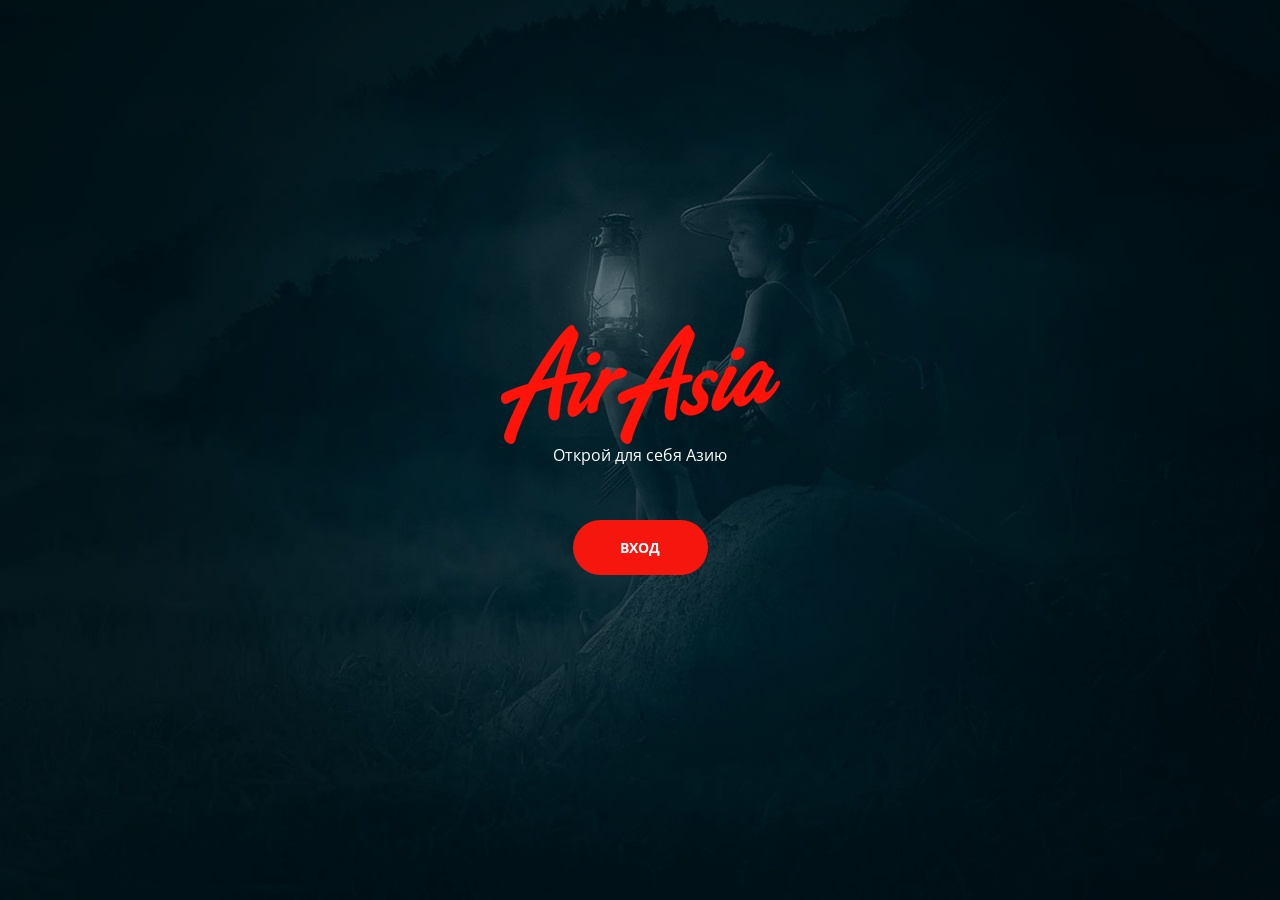
<file: index.html>
<!DOCTYPE html>
<html lang="ru">
  <head>
    <meta charset="UTF-8" />
    <meta http-equiv="X-UA-Compatible" content="IE=edge" />
    <meta name="viewport" content="width=device-width, initial-scale=1.0" />
    <link rel="icon" type="image/x-icon" href="img/logo.svg" />
    <link rel="preconnect" href="https://fonts.googleapis.com" />
    <link
      href="https://fonts.googleapis.com/css2?family=Open+Sans:wght@400;700&display=swap"
      rel="stylesheet"
    />
    <link rel="stylesheet" href="./layout/main.css" />
    <title>Air-Asia | Welcome Page</title>
  </head>
  <body>
    <div class="start">
      <div class="container__start">
        <div class="logo-title">
          <img src="./img/img-start/logo-start.png" class="start__img" alt="logo">
          <div class="start__title">Открой для себя Азию</div>
          <a href="./main.html" class="button button--red">Вход</a>
        </div>
      </div> 
    </div>
  </body>
</html>
</file>
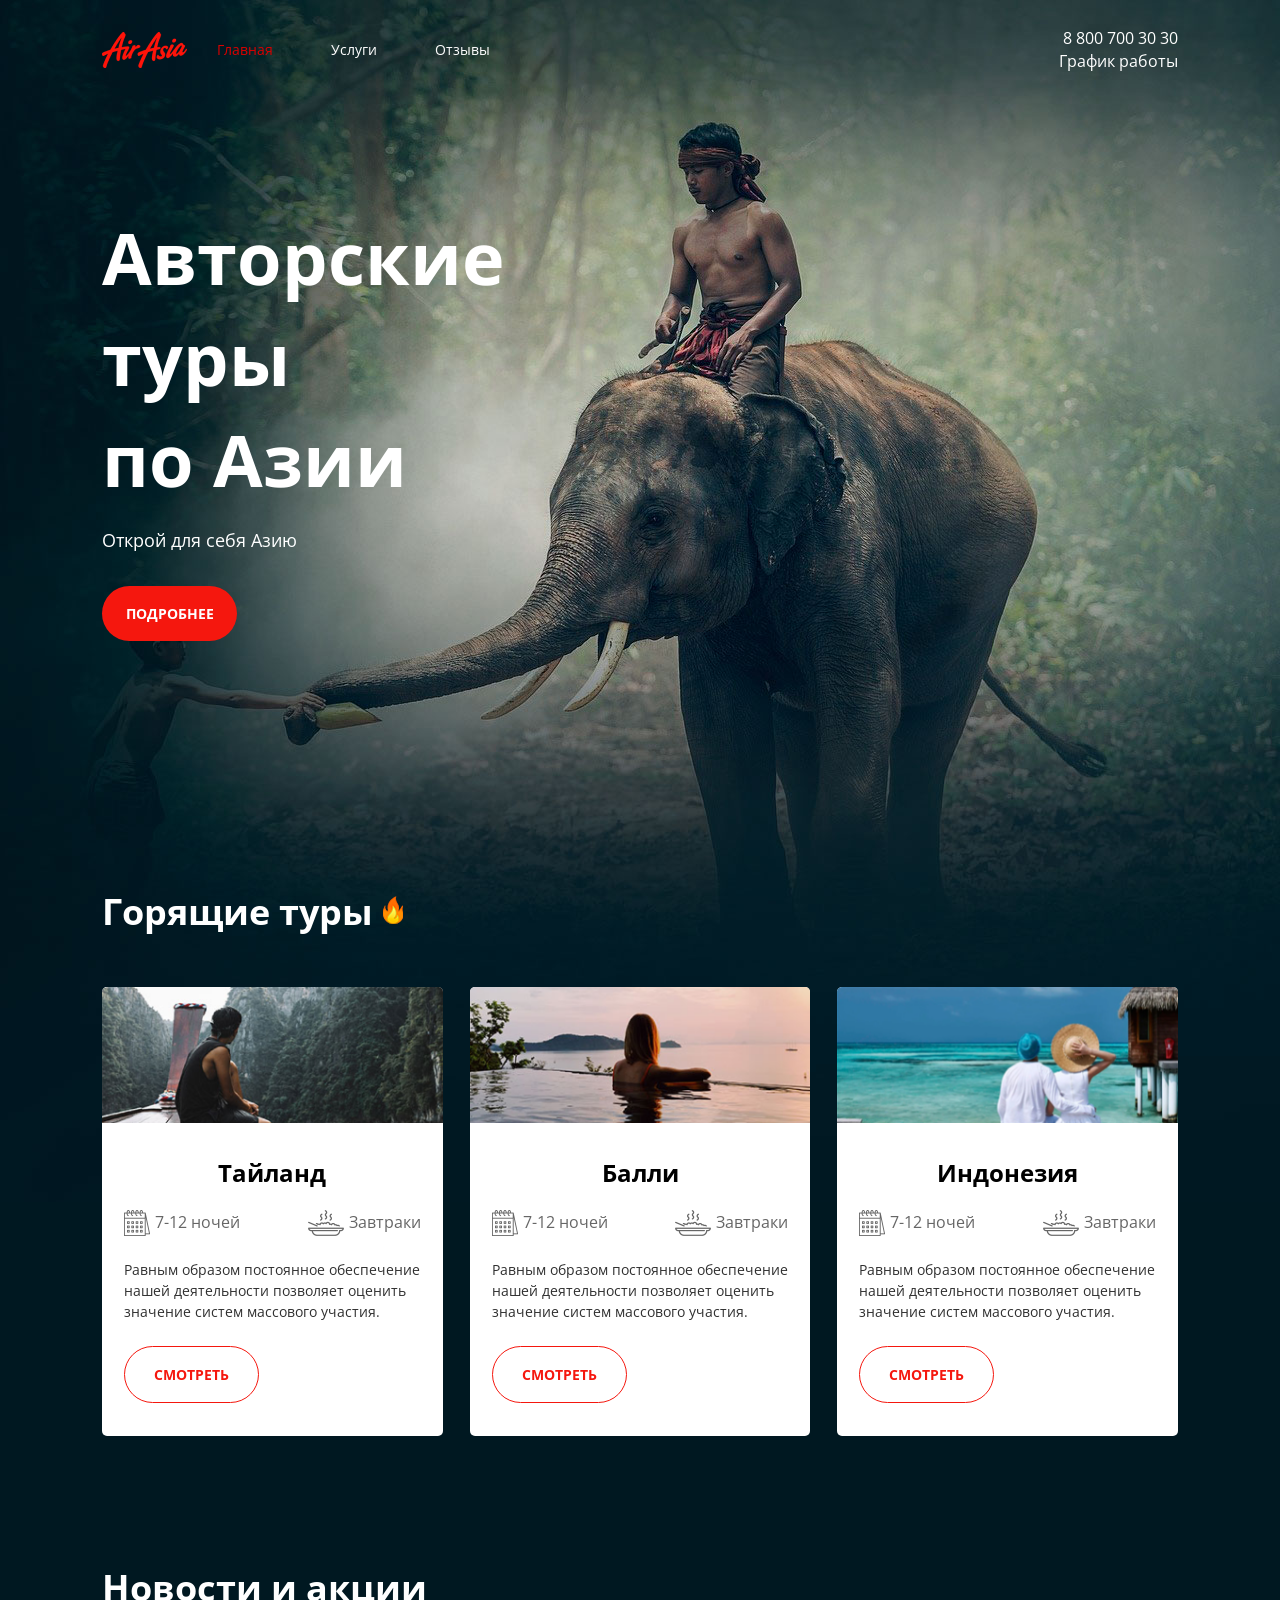
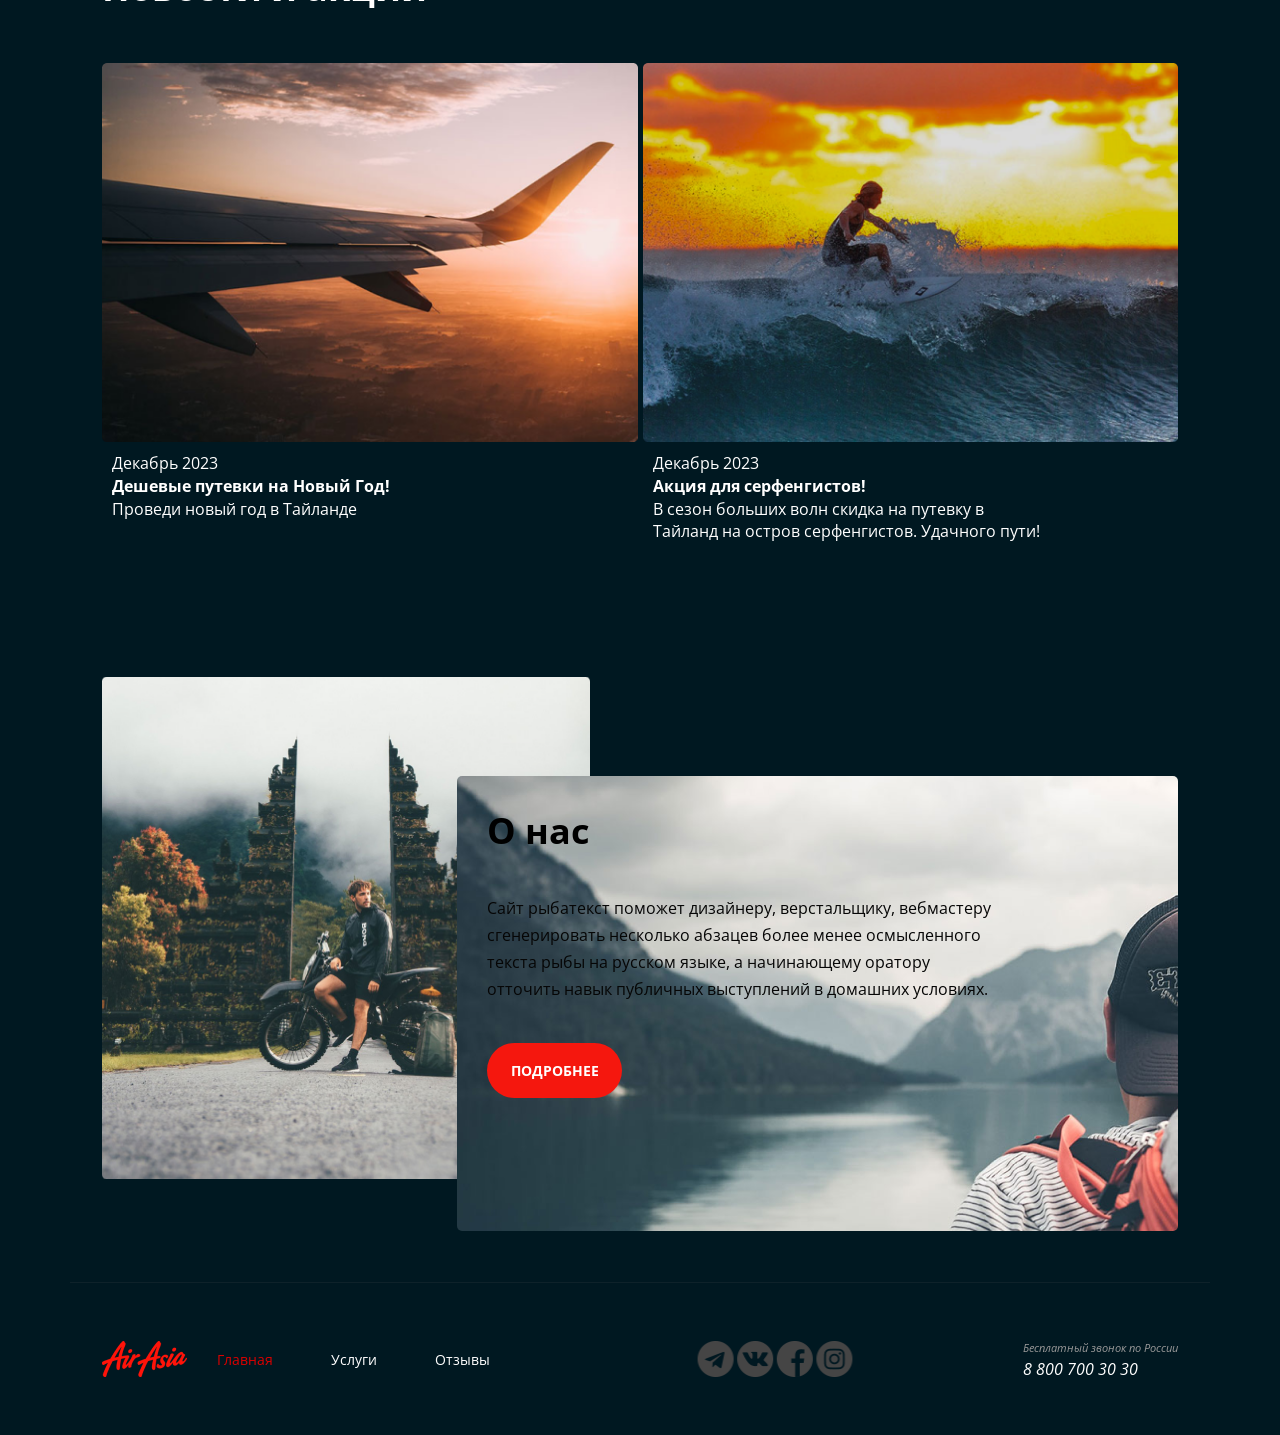
<file: main.html>
<!DOCTYPE html>
<html lang="ru">
  <head>
    <meta charset="UTF-8" />
    <meta http-equiv="X-UA-Compatible" content="IE=edge" />
    <meta name="viewport" content="width=device-width, initial-scale=1.0" />
    <link rel="icon" type="image/x-icon" href="img/logo.svg">
    <link rel="preconnect" href="https://fonts.googleapis.com">
    <link href="https://fonts.googleapis.com/css2?family=Open+Sans:wght@400;700&display=swap" rel="stylesheet">
    <link rel="stylesheet" href="./layout/main.css">
    <title>Air-Asia | Home</title>
  </head>
  <body>
    <div class="wrapper main-page-wrapper">
        <section class="hero">
          <div class="container hero__container">
            <header class="header">
              <div class="header__menu">
                <a href="/" class="logo">
                  <img src="./img/logo.png" alt="logo air asia" class="logo__img" />
                </a>
                <nav class="menu">
                  <ul class="menu__list">
                    <li class="menu__item menu__item--active">
                      <a href="#" class="menu__link">Главная</a>
                    </li>
                    <li class="menu__item">
                      <a href="./services.html" class="menu__link">Услуги</a>
                    </li>
                    <li class="menu__item">
                      <a href="./reviews.html" class="menu__link">Отзывы</a>
                    </li>
                  </ul>
                </nav>
              </div>
              <div class="header__contacts">
                  <address class="contacts">
                    <a href="tel:+78007003030" class="contact__phone">8 800 700 30 30</a>
                    <div class="dropdown__contacts">
                      <div class="dropdown__contacts-title">График работы</div>
                      <div class="dropdown__menu">
                        <div class="dropdown__list">
                          <div class="dropdown__clock">пн-вс: 09:00 - 20:00</div>
                          <div class="dropdown__break">Обед: 14:00-14:30</div>
                        </div>
                      </div>
                    </div>
                  </address>
              </div>
            </header>
            <div class="hero__content">
              <div class="hero__text-section">
                <h1 class="hero__title">Авторские туры по Азии</h1>
                <h4 class="hero__subtitle">Открой для себя Азию</h4>
                <a href="#!" class="button button--red">Подробнее</a>
              </div>
            </div>
          </div>
        </section>
        <!-- Горящие туры -->
        <section class="offers">
          <div class="container">
            <h2 class="section__title section__title--fire">Горящие туры</h2>
            <ul class="offers__list">
              <li class="offers__item">
                <div class="offers__header">
                  <img src="./img/river.png" alt="river" class="offers__img" />
                </div>
                <div class="offers__content">
                  <h3 class="offers__title">Тайланд</h3>
                  <div class="offers__features">
                      <div class="offers__feature">
                        <img src="./img/calendar.svg" alt="calendar" class="offers__feature-icon" />
                        <div class="offers__feature-text">7-12 ночей</div>
                      </div>
                      <div div class="offers__feature">
                        <img src="./img/meal.svg" alt="food" class="offers__feature-icon" />
                        <div class="offers__feature-text">Завтраки</div>
                      </div>
                  </div>
                  <p class="offers__text">
                    Равным образом постоянное обеспечение нашей деятельности
                    позволяет оценить значение систем массового участия.
                  </p>
                  <a href="#!" class="button">Смотреть</a>
                </div>
              </li>
              <li class="offers__item">
                <div class="offers__header">
                  <img src="./img/pool.png" alt="pool" class="offers__img" />
                </div>
                <div class="offers__content">
                  <h3 class="offers__title">Балли</h3>
                  <div class="offers__features">
                    <div class="offers__feature">
                      <img src="./img/calendar.svg" alt="calendar" class="offers__feature-icon" />
                      <div class="offers__feature-text">7-12 ночей</div>
                    </div>
                    <div class="offers__feature">
                      <img src="./img/meal.svg" alt="food" class="offers__feature-icon" />
                      <div class="offers__feature-text">Завтраки</div>
                    </div>
                  </div>
                  <p class="offers__text">
                    Равным образом постоянное обеспечение нашей деятельности
                    позволяет оценить значение систем массового участия.
                  </p>
                  <a href="#!" class="button">Смотреть</a>
                </div>
              </li>
              <li class="offers__item">
                <div class="offers__header">
                  <img src="./img/ocean.png" alt="ocean" class="offers__img" />
                </div>
                <div class="offers__content">
                  <h3 class="offers__title">Индонезия</h3>
                  <div class="offers__features">
                    <div class="offers__feature">
                      <img src="./img/calendar.svg" alt="calendar" class="offers__feature-icon" />
                      <div class="offers__feature-text">7-12 ночей</div>
                    </div>
                    <div class="offers__feature">
                      <img src="./img/meal.svg" alt="food" class="offers__feature-icon" />
                      <div class="offers__feature-text">Завтраки</div>
                    </div>
                  </div>
                  <p class="offers__text">
                    Равным образом постоянное обеспечение нашей деятельности
                    позволяет оценить значение систем массового участия.
                  </p>
                  <a href="#!" class="button">Смотреть</a>
                </div>
              </li>
            </ul>
          </div>
        </section>
        <!-- Новости и акции -->
        <section class="news">
          <div class="container">
            <h2 class="section__title">Новости и акции</h2>
            <ul class="news__list">
              <li class="news__item single-news">
                  <img src="./img/plain.png" alt="plain" class="single-news__img" />
                  <div class="single-news__text-content">
                    <time class="single-news__date">Декабрь 2023</time>
                    <div class="single-news__title">Дешевые путевки на Новый Год!</div>
                    <div class="single-news__desc">Проведи новый год в Тайланде</div>
                  </div>
              </li>
              <li class="news__item single-news">
                  <img src="./img/Surfer.png" alt="Surfer" class="single-news__img" />
                  <div class="single-news__text-content">
                    <time class="single-news__date">Декабрь 2023</time>
                    <div class="single-news__title">Акция для серфенгистов!</div>
                    <div class="single-news__desc">В сезон больших волн скидка на путевку в Тайланд на остров серфенгистов. Удачного пути!</div>
                  </div>
              </li>
            </ul>
            <!-- <div class=" paginator paginator--theme--light">
              <div class="paginator__display">Страница 1 из 7</div>
              <ul class="paginator__list">
                <li class="paginator__item paginator__item--active"><a href="#" class="paginator__link"></a> 1</li>
                <li class="paginator__item"><a href="#" class="paginator__link"></a> 2</li>
                <li class="paginator__item"><a href="#" class="paginator__link"></a> 3</li>
                <li class="paginator__item"><a href="#" class="paginator__link"></a> 4</li>
                <li class="paginator__item"><a href="#" class="paginator__link"></a> 5</li>
                <li class="paginator__item"><a href="#" class="paginator__link"></a> 6</li>
                <li class="paginator__item"><a href="#" class="paginator__link"></a> 7</li>
              </ul>
            </div> -->
          </div> 
        </section>
        <!-- О нас -->
        <section class="section">
          <div class="container">
            <div class="about">
              <div class="about__desc">
                <div class="about__content">
                  <h2 class="about__title about__title--dark">О нас</h2>
                  <div class="about__desc-text">
                    <p>
                      Сайт рыбатекст поможет дизайнеру, верстальщику, вебмастеру
                      сгенерировать несколько абзацев более менее осмысленного
                      текста рыбы на русском языке, а начинающему оратору отточить
                      навык публичных выступлений в домашних условиях.
                    </p>
                  </div>
                  <a href="#" class="button button--red">Подробнее</a>
                </div>
              </div>
            </div>
          </div>
        </section>
        <!-- Подвал -->
        <footer class="footer-container">
          <div class="container footer-container__content">
            <div class="footer">
              <div class="header__menu">
                <a href="/" class="logo">
                  <img src="./img/logo.png" alt="logo air asia" class="logo__img" />
                </a>
                <nav class="menu">
                <ul class="menu__list">
                  <li class="menu__item menu__item--active">
                    <a href="/" class="menu__link">Главная</a>
                  </li>
                  <li class="menu__item">
                    <a href="./services.html" class="menu__link">Услуги</a>
                  </li>
                  <li class="menu__item">
                    <a href="./reviews.html" class="menu__link">Отзывы</a>
                  </li>
                </ul>
              </nav>
            </div>
            </nav>
              <ul class="social-list">
                <li class="social-item">
                  <a href="#" class="social-link social-link--tg"></a>
                </li>
                <li class="social-item">
                  <a href="#" class="social-link social-link--vk"></a>
                </li>
                <li class="social-item">
                  <a href="#" class="social-link social-link--fc"></a>
                </li>
                <li class="social-item">
                  <a href="#" class="social-link social-link--in"></a>
                </li>
              </ul>
            </nav>
            <div class="header__contacts">
              <address class="contacts__footer">
                <div class="contacts__desc">Бесплатный звонок по России</div>
                <a href="tel:+78007003030" class="contact__phone">8 800 700 30 30</a>
              </address>
            </div>
          </div>
        </footer>
      </div>
    </div>
  </body>
</html>
</file>
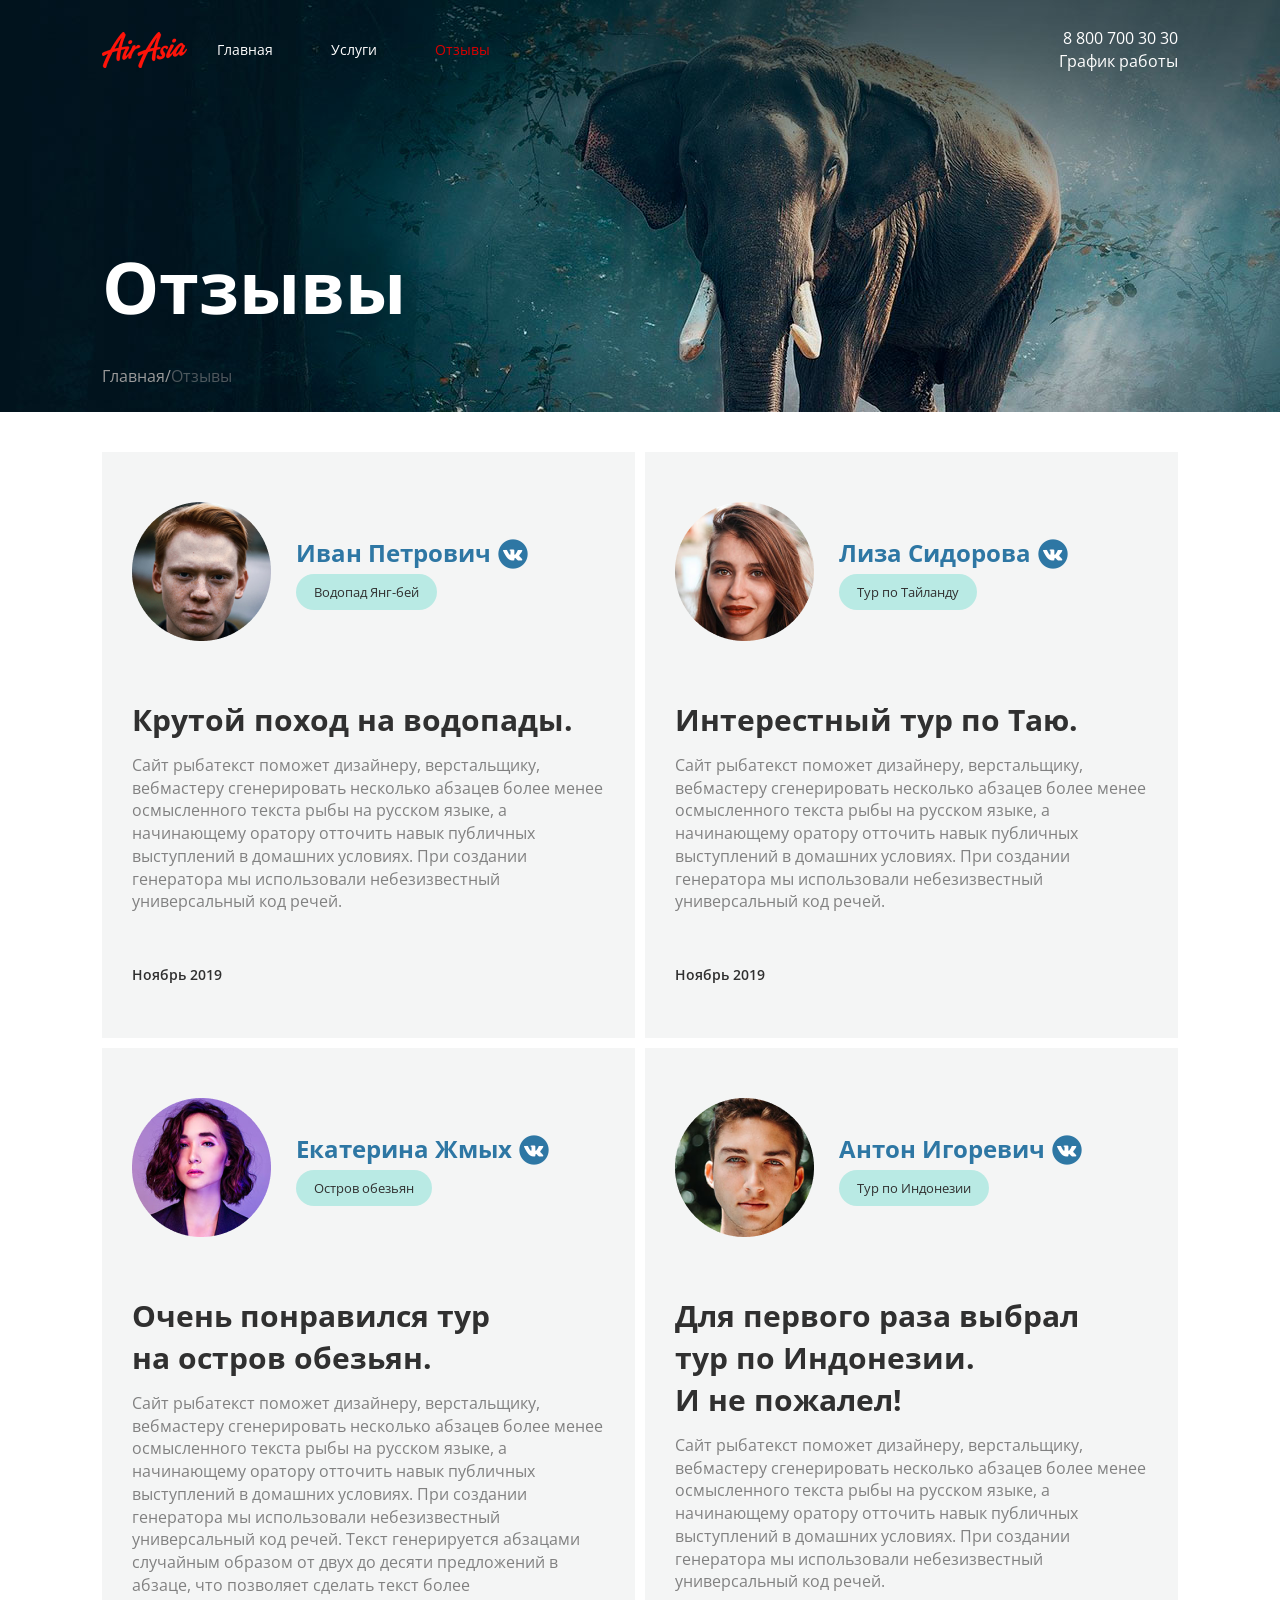
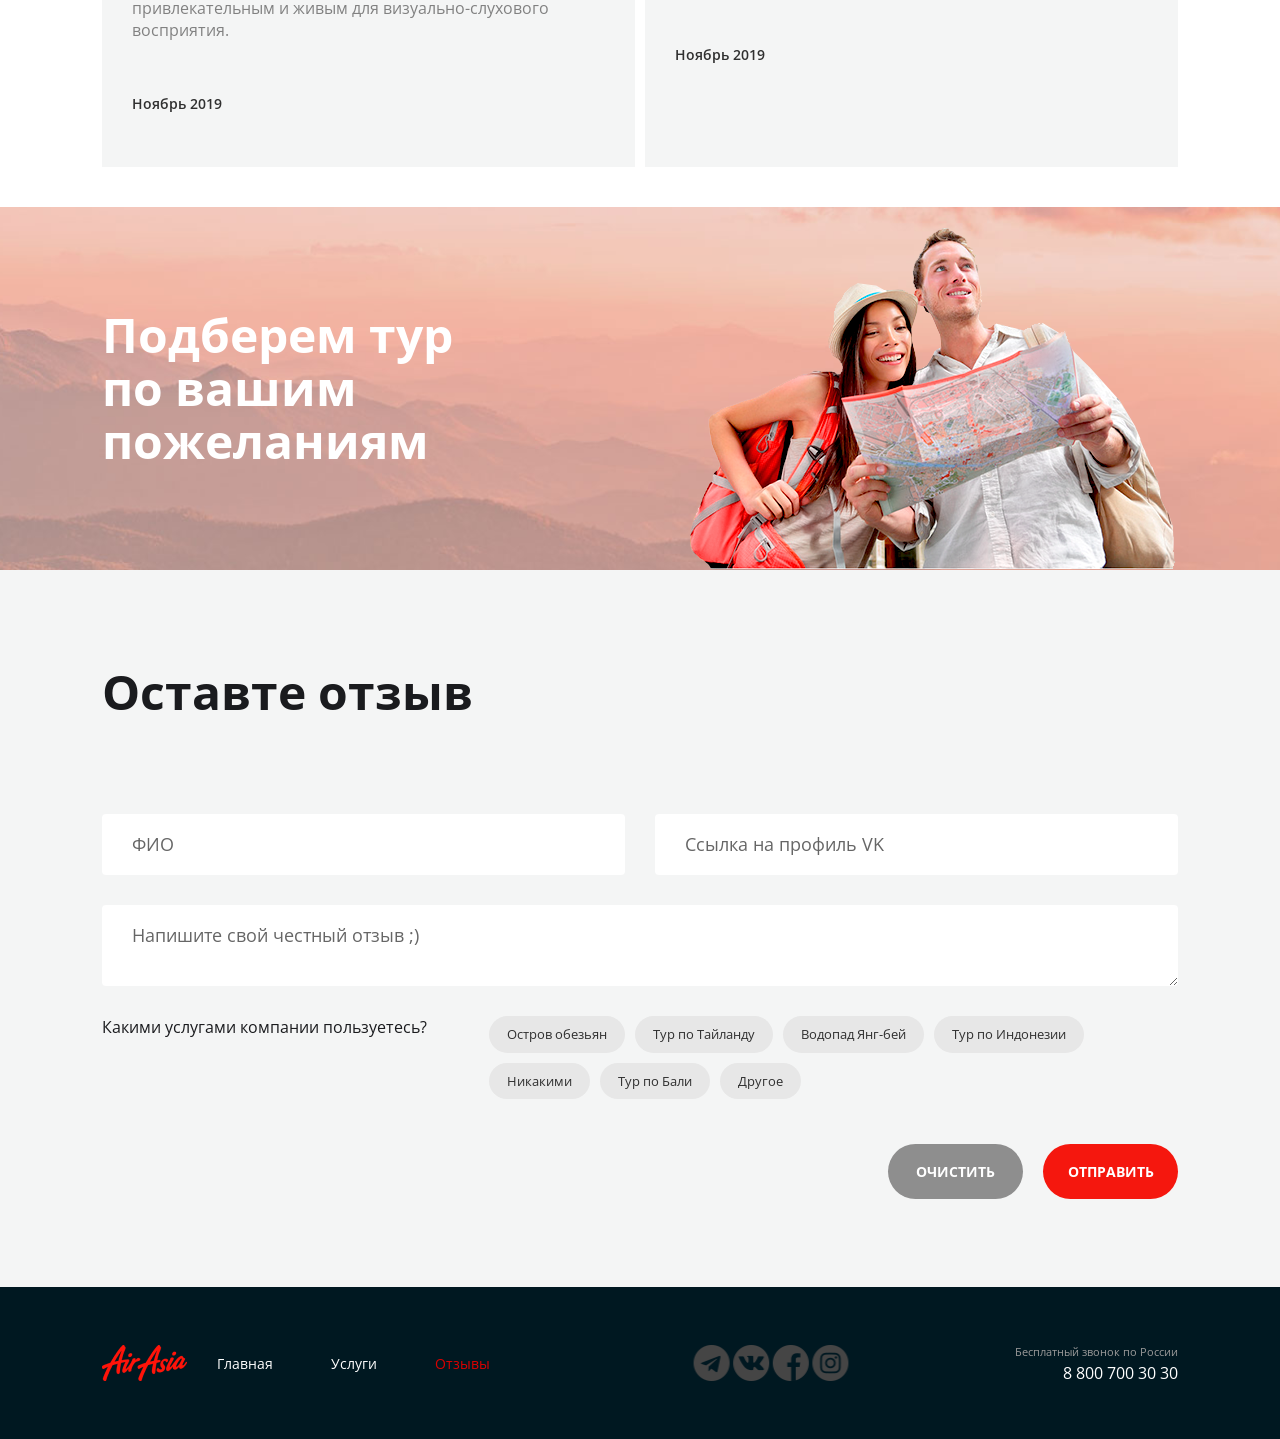
<file: reviews.html>
<!DOCTYPE html>
<html lang="ru">
  <head>
    <meta charset="UTF-8" />
    <meta http-equiv="X-UA-Compatible" content="IE=edge" />
    <meta name="viewport" content="width=device-width, initial-scale=1.0" />
    <link rel="icon" type="image/x-icon" href="img/logo.svg" />
    <link rel="preconnect" href="https://fonts.googleapis.com" />
    <link
      href="https://fonts.googleapis.com/css2?family=Open+Sans:wght@400;700&display=swap"
      rel="stylesheet"
    />
    <link rel="stylesheet" href="./layout/main.css" />
    <title>Air-Asia | Reviews</title>
  </head>
  <body>
    <!-- Шапка -->
    <div class="wrapper">
      <section class="top-line">
        <div class="container top-line__container">
          <header class="header">
            <div class="header__menu">
              <a href="./index.html" class="logo">
                <img
                  src="./img/logo.png"
                  alt="logo air asia"
                  class="logo__img"
                />
              </a>
              <nav class="menu">
                <ul class="menu__list">
                  <li class="menu__item">
                    <a href="./main.html" class="menu__link">Главная</a>
                  </li>
                  <li class="menu__item">
                    <a href="./services.html" class="menu__link">Услуги</a>
                  </li>
                  <li class="menu__item menu__item--active">
                    <a href="/" class="menu__link">Отзывы</a>
                  </li>
                </ul>
              </nav>
            </div>
            <div class="header__contacts">
              <address class="contacts">
                <a href="tel:+78007003030" class="contact__phone">8 800 700 30 30</a>
                <div class="dropdown__contacts">
                  <div class="dropdown__contacts-title">График работы</div>
                  <div class="dropdown__menu">
                    <div class="dropdown__list">
                      <div class="dropdown__clock">пн-вс: 09:00 - 20:00</div>
                      <div class="dropdown__break">Обед: 14:00-14:30</div>
                    </div>
                  </div>
                </div>
              </address>
          </div>
          </header>
          <h1 class="page-title">Отзывы</h1>
          <nav class="breadcrumbs">
            <ul class="breadcrumbs__list">
              <li class="breadcrumbs__item">
                <a href="./main.html" class="breadcrumbs__link">Главная </a>
              </li>
              <li class="breadcrumbs__item breadcrumbs__item--active">
                <a href="/" class="breadcrumbs__link">Отзывы</a>
              </li>
            </ul>
          </nav>
        </div>
      </section>
      <!-- Отзывы клиентов -->
      <main class="page-content">
        <div class="container">
          <ul class="reviews">
            <li class="reviews__item review">
              <div class="review__header">
                <div class="review__photo">
                  <div class="avatar">
                    <img src="./img/img-rewiew/review_one.png"
                      class="avatar__img"
                      alt="avatar"
                    />
                  </div>
                </div>
                <div class="review__name">
                  <a href="#" target="_blank" class="review__user">Иван Петрович</a>
                  <ul class="review__tags">
                    <li class="review__tag-item tag">Водопад Янг-бей</li>
                  </ul>
                </div>
              </div>
                <div class="review__content">
                  <h2 class="review__title">Крутой поход на водопады.</h2>
                  <div class="review__desc">
                    <p>
                      Сайт рыбатекст поможет дизайнеру, верстальщику, вебмастеру
                      сгенерировать несколько абзацев более менее осмысленного
                      текста рыбы на русском языке, а начинающему оратору отточить
                      навык публичных выступлений в домашних условиях. При
                      создании генератора мы использовали небезизвестный
                      универсальный код речей.
                    </p>
                  </div>
                  <time class="review__date">Ноябрь 2019</timе>
                </div>
            </li>
            <li class="reviews__item review">
              <div class="review__header">
                <div class="review__photo">
                  <div class="avatar">
                    <img src="./img/img-rewiew/review_three.png"
                      class="avatar__img"
                      alt="avatar"
                    />
                  </div>
                </div>
                <div class="review__name">
                  <a href="#" target="_blank" class="review__user">Лиза Сидорова</a>
                  <ul class="review__tags">
                    <li class="review__tag-item tag">Тур по Тайланду</li>
                  </ul>
                </div>
              </div>
                <div class="review__content">
                  <h2 class="review__title">Интерестный тур по Таю.</h2>
                  <div class="review__desc">
                    <p>
                      Сайт рыбатекст поможет дизайнеру, верстальщику, вебмастеру
                      сгенерировать несколько абзацев более менее осмысленного
                      текста рыбы на русском языке, а начинающему оратору отточить
                      навык публичных выступлений в домашних условиях. При
                      создании генератора мы использовали небезизвестный
                      универсальный код речей.
                    </p>
                  </div>
                  <time class="review__date">Ноябрь 2019</timе>
                </div>
            </li>
            <li class="reviews__item review">
              <div class="review__header">
                <div class="review__photo">
                  <div class="avatar">
                    <img src="./img/img-rewiew/review_two.png"
                      class="avatar__img"
                      alt="avatar"
                    />
                  </div>
                </div>
                <div class="review__name">
                  <a href="#" target="_blank" class="review__user">Екатерина Жмых</a>
                  <ul class="review__tags">
                    <li class="review__tag-item tag">Остров обезьян</li>
                  </ul>
                </div>
              </div>
                <div class="review__content">
                  <h2 class="review__title">Очень понравился тур на остров обезьян.</h2>
                  <div class="review__desc">
                    <p>
                      Сайт рыбатекст поможет дизайнеру, верстальщику, вебмастеру сгенерировать несколько абзацев более менее осмысленного текста рыбы на русском языке, а начинающему оратору отточить навык публичных выступлений в домашних условиях. При создании генератора мы использовали небезизвестный универсальный код речей. Текст генерируется абзацами случайным образом от двух до десяти предложений в абзаце, что позволяет сделать текст более привлекательным и живым для визуально-слухового восприятия.
                    </p>
                  </div>
                  <time class="review__date">Ноябрь 2019</timе>
                </div>
            </li>
            <li class="reviews__item review">
              <div class="review__header">
                <div class="review__photo">
                  <div class="avatar">
                    <img src="./img/img-rewiew/review_four.png"
                      class="avatar__img"
                      alt="avatar"
                    />
                  </div>
                </div>
                <div class="review__name">
                  <a href="#" target="_blank" class="review__user">Антон Игоревич</a>
                  <ul class="review__tags">
                    <li class="review__tag-item tag">Тур по Индонезии</li>
                  </ul>
                </div>
              </div>
                <div class="review__content">
                  <h2 class="review__title">Для первого раза выбрал тур по Индонезии. И не пожалел!</h2>
                  <div class="review__desc">
                    <p>
                      Сайт рыбатекст поможет дизайнеру, верстальщику, вебмастеру
                      сгенерировать несколько абзацев более менее осмысленного
                      текста рыбы на русском языке, а начинающему оратору отточить
                      навык публичных выступлений в домашних условиях. При
                      создании генератора мы использовали небезизвестный
                      универсальный код речей.
                    </p>
                  </div>
                  <time class="review__date">Ноябрь 2019</time>
                </div>
            </li>
          </ul>
          <!-- Переключатель страниц -->
          <!-- <div class="paginator paginator--theme--red">
            <div class="paginator__display">Страница 1 из 7</div>
            <ul class="paginator__list">
              <li class="paginator__item paginator__item--active"><a href="#" class="paginator__link"></a> 1</li>
              <li class="paginator__item"><a href="#" class="paginator__link"></a> 2</li>
              <li class="paginator__item"><a href="#" class="paginator__link"></a> 3</li>
              <li class="paginator__item"><a href="#" class="paginator__link"></a> 4</li>
              <li class="paginator__item"><a href="#" class="paginator__link"></a> 5</li>
              <li class="paginator__item"><a href="#" class="paginator__link"></a> 6</li>
              <li class="paginator__item"><a href="#" class="paginator__link"></a> 7</li>
            </ul>
          </div> -->
        </div>
      </main>
      <!-- Разделитель -->
      <section class="rectangle">
        <div class="container">
          <div class="rectangle__content">
            <h2 class="rectangle__title">Подберем тур <br> по вашим пожеланиям</h2>
          </div>
        </div>
      </section>
      <!-- Форма отзыва -->
      <section class="inner-section inner-section--bg--grey">
        <div class="container">
          <h2 class="inner-section__title">Оставте отзыв</h2>
          <form class="form" method="post">
            <div class="form__row form__row-input">
              <input type="text" placeholder="ФИО" class="form__input">
              <input type="text" placeholder="Ссылка на профиль VK" class="form__input">
            </div>
            <div class="form__row">
              <textarea class="form__input form__input--textarea" placeholder="Напишите свой честный отзыв ;)"></textarea>
            </div>
            <div class="form__controls">
              <div class="form__controls-title">Какими услугами компании пользуетесь?</div>
              <ul class="controls">
                <li class="controls__item">
                  <label class="controls__elem">
                    <input type="checkbox" class="controls__checkbox">
                    <div class="tag--bg--grey cotrols__tag">Остров обезьян</div>
                  </label>
                </li>
                <li class="controls__item">
                  <label class="controls__elem">
                    <input type="checkbox" class="controls__checkbox">
                    <div class="tag--bg--grey cotrols__tag">Тур по Тайланду</div>
                  </label>
                </li>
                <li class="controls__item">
                  <label class="controls__elem">
                    <input type="checkbox" class="controls__checkbox">
                    <div class="tag--bg--grey cotrols__tag">Водопад Янг-бей</div>
                  </label>
                </li>
                <li class="controls__item">
                  <label class="controls__elem">
                    <input type="checkbox" class="controls__checkbox">
                    <div class="tag--bg--grey cotrols__tag">Тур по Индонезии</div>
                  </label>
                </li>
                <li class="controls__item">
                  <label class="controls__elem">
                    <input type="checkbox" class="controls__checkbox">
                    <div class="tag--bg--grey cotrols__tag--bg--grey">Никакими</div>
                  </label>
                </li>
                <li class="controls__item">
                  <label class="controls__elem">
                    <input type="checkbox" class="controls__checkbox">
                    <div class="tag--bg--grey cotrols__tag">Тур по Бали</div>
                  </label>
                </li>
                <li class="controls__item">
                  <label class="controls__elem">
                    <input type="checkbox" class="controls__checkbox">
                    <div class="tag--bg--grey cotrols__tag">Другое</div>
                  </label>
                </li>
              </ul>
            </div>
            <div class="form__btns">
              <button type="reset" class="button form__btn button--grey">Очистить</button>
              <button type="submit" class="button form__btn button--red">Отправить</button>
            </div>
          </form>
        </div>
      </section>
      <!-- Подвал -->
      <footer class="inner-footer">
        <div class="container">
          <div class="footer">
            <div class="header__menu">
              <a href="./index.html" class="logo">
                <img src="./img/logo.png" alt="logo air asia" class="logo__img" />
              </a>
              <nav class="menu">
              <ul class="menu__list">
                <li class="menu__item">
                  <a href="./main.html" class="menu__link">Главная</a>
                </li>
                <li class="menu__item">
                  <a href="./services.html" class="menu__link">Услуги</a>
                </li>
                <li class="menu__item menu__item--active">
                  <a href="/" class="menu__link">Отзывы</a>
                </li>
              </ul>
            </nav>
          </div>
          </nav>
            <ul class="social-list">
              <li class="social-item">
                <a href="#" class="social-link social-link--tg"></a>
              </li>
              <li class="social-item">
                <a href="#" class="social-link social-link--vk"></a>
              </li>
              <li class="social-item">
                <a href="#" class="social-link social-link--fc"></a>
              </li>
              <li class="social-item">
                <a href="#" class="social-link social-link--in"></a>
              </li>
            </ul>
          </nav>
          <div class="header__contacts">
            <address class="contacts">
              <div class="contacts__desc">Бесплатный звонок по России</div>
              <a href="tel:+78007003030" class="contact__phone">8 800 700 30 30</a>
            </address>
          </div>
        </div>
        </div>
      </footer>
    </div>
  </body>
</html>
</file>
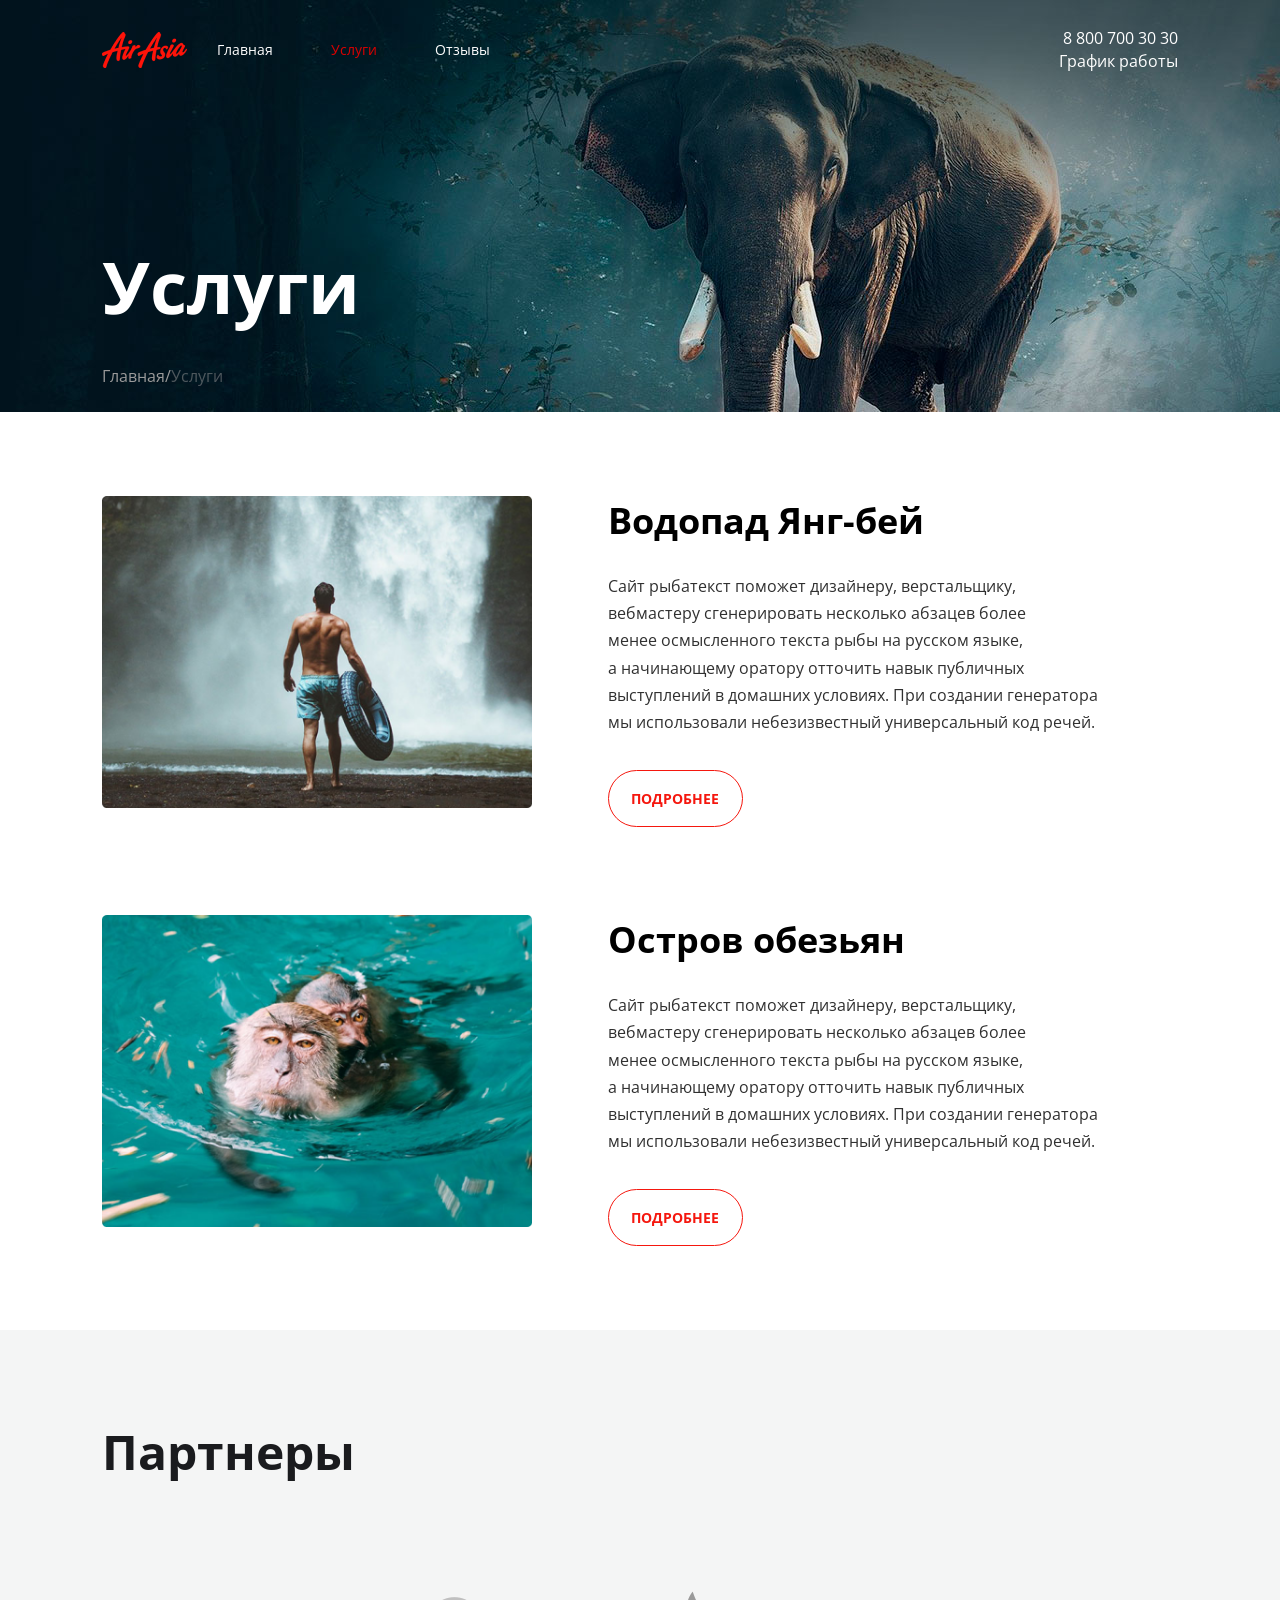
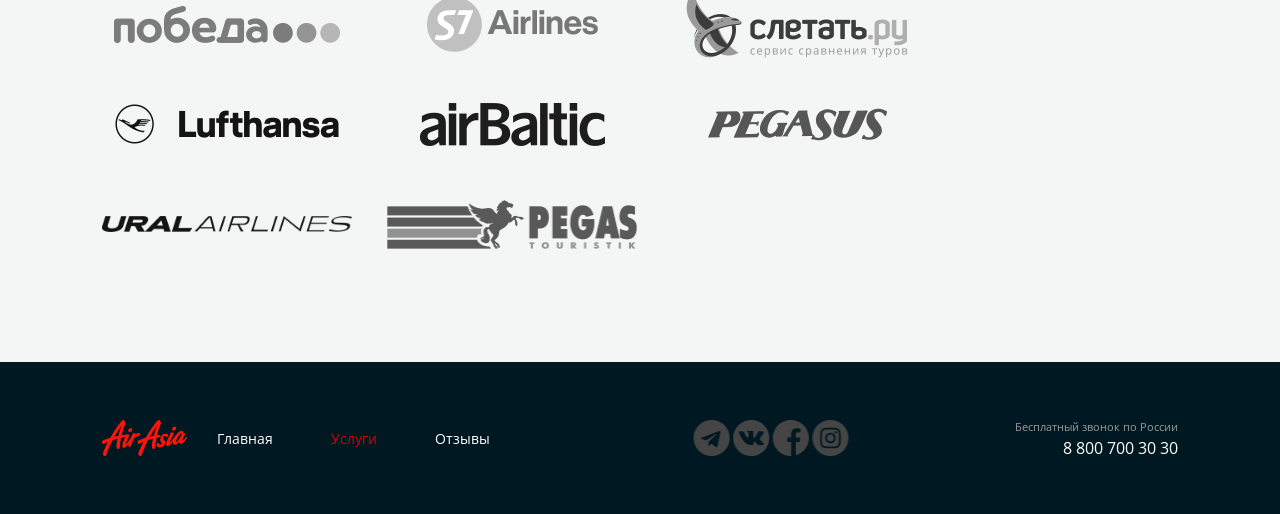
<file: services.html>
<!DOCTYPE html>
<html lang="ru">
  <head>
    <meta charset="UTF-8" />
    <meta http-equiv="X-UA-Compatible" content="IE=edge" />
    <meta name="viewport" content="width=device-width, initial-scale=1.0" />
    <link rel="icon" type="image/x-icon" href="img/logo.svg" />
    <link rel="preconnect" href="https://fonts.googleapis.com" />
    <link
      href="https://fonts.googleapis.com/css2?family=Open+Sans:wght@400;700&display=swap"
      rel="stylesheet"
    />
    <link rel="stylesheet" href="./layout/main.css" />
    <title>Air-Asia | Services</title>
  </head>
  <body>
    <!-- Шапка -->
    <div class="wrapper">
      <section class="top-line">
        <div class="container top-line__container">
          <header class="header">
            <div class="header__menu">
              <a href="./index.html" class="logo">
                <img
                  src="./img/logo.png"
                  alt="logo air asia"
                  class="logo__img"
                />
              </a>
              <nav class="menu">
                <ul class="menu__list">
                  <li class="menu__item">
                    <a href="./main.html" class="menu__link">Главная</a>
                  </li>
                  <li class="menu__item menu__item--active">
                    <a href="/" class="menu__link">Услуги</a>
                  </li>
                  <li class="menu__item">
                    <a href="./reviews.html" class="menu__link">Отзывы</a>
                  </li>
                </ul>
              </nav>
            </div>
            <div class="header__contacts">
              <address class="contacts">
                <a href="tel:+78007003030" class="contact__phone">8 800 700 30 30</a>
                <div class="dropdown__contacts">
                  <div class="dropdown__contacts-title">График работы</div>
                  <div class="dropdown__menu">
                    <div class="dropdown__list">
                      <div class="dropdown__clock">пн-вс: 09:00 - 20:00</div>
                      <div class="dropdown__break">Обед: 14:00-14:30</div>
                    </div>
                  </div>
                </div>
              </address>
          </div>
          </header>
          <h1 class="page-title">Услуги</h1>
          <nav class="breadcrumbs">
            <ul class="breadcrumbs__list">
              <li class="breadcrumbs__item">
                <a href="./main.html" class="breadcrumbs__link">Главная </a>
              </li>
              <li class="breadcrumbs__item breadcrumbs__item--active">
                <a href="/" class="breadcrumbs__link"> Услуги</a>
              </li>
            </ul>
          </nav>
        </div>
      </section>
      <!-- Туры -->
      <main class="page-content">
        <div class="container">
          <ul class="services">
            <li class="services__item">
              <a href="#" class="service">
                <div class="service__img">
                  <img
                    src="./img/img-services/waterfall.png"
                    class="service__img-elen"
                    alt="waterfall"
                  />
                </div>
                <div class="service__content">
                  <h2 class="service__title">Водопад Янг-бей</h2>
                  <div class="service__desc">
                    <p>
                      Сайт рыбатекст поможет дизайнеру, верстальщику, вебмастеру
                      сгенерировать несколько абзацев более менее осмысленного
                      текста рыбы на русском языке, а начинающему оратору отточить
                      навык публичных выступлений в домашних условиях. При
                      создании генератора мы использовали небезизвестный
                      универсальный код речей.
                    </p>
                  </div>
                  <div class="button button--color--red service__btn">Подробнее</div>
                </div>
              </a>
            </li>
            <li class="services__item">
              <a href="#" class="service">
                <div class="service__img">
                  <img
                    src="./img/img-services/monkeys.png"
                    class="service__img-elen"
                    alt="monkeys"
                  />
                </div>
                <div class="service__content">
                  <h2 class="service__title">Остров обезьян</h2>
                  <div class="service__desc">
                    <p>
                      Сайт рыбатекст поможет дизайнеру, верстальщику, вебмастеру
                      сгенерировать несколько абзацев более менее осмысленного
                      текста рыбы на русском языке, а начинающему оратору отточить
                      навык публичных выступлений в домашних условиях. При
                      создании генератора мы использовали небезизвестный
                      универсальный код речей.
                    </p>
                  </div>
                  <div class="button button--color--red service__btn">Подробнее</div>
                </div>
              </a>
            </li>
          </ul>
          <!-- Переключатель страниц -->
          <!-- <div class="paginator paginator--theme--red">
            <div class="paginator__display">Страница 1 из 7</div>
            <ul class="paginator__list">
              <li class="paginator__item paginator__item--active"><a href="#" class="paginator__link"></a> 1</li>
              <li class="paginator__item"><a href="#" class="paginator__link"></a> 2</li>
              <li class="paginator__item"><a href="#" class="paginator__link"></a> 3</li>
              <li class="paginator__item"><a href="#" class="paginator__link"></a> 4</li>
              <li class="paginator__item"><a href="#" class="paginator__link"></a> 5</li>
              <li class="paginator__item"><a href="#" class="paginator__link"></a> 6</li>
              <li class="paginator__item"><a href="#" class="paginator__link"></a> 7</li>
            </ul>
          </div> -->
        </div>
      </main>
      <!-- Партнеры -->
      <section class="inner-section inner-section--bg--grey">
        <div class="container">
          <h2 class="inner-section__title">Партнеры</h2>
          <ul class="partners">
            <li class="partners__item">
              <a href="https://www.pobeda.aero/" target="_blank" class="partners__link">
                <img src="./img/img-services/pobeda.png" alt="pobeda" class="partners__img">
              </a>
            </li>
            <li class="partners__item">
              <a href="https://www.s7.ru/" target="_blank" class="partners__link">
                <img src="./img/img-services/s7.png" alt="s7" class="partners__img">
              </a>
            </li>
            <li class="partners__item">
              <a href="https://sletat.ru/" target="_blank" class="partners__link">
                <img src="./img/img-services/lets-fly.png" alt="lets-fly" class="partners__img">
              </a>
            </li>
            <li class="partners__item">
              <a href="https://www.lufthansa.com/kz/ru/homepage" target="_blank" class="partners__link">
                <img src="./img/img-services/lufthansa.png" alt="lufthansa" class="partners__img">
              </a>
            </li>
            <li class="partners__item">
              <a href="https://www.airbaltic.com/ru-RU/index" target="_blank" class="partners__link">
                <img src="./img/img-services/airbaltic.png" alt="airbaltic" class="partners__img">
              </a>
            </li>
            <li class="partners__item">
              <a href="https://www.flypgs.com/ru" target="_blank" class="partners__link">
                <img src="./img/img-services/pegasus.png" alt="pegasus" class="partners__img">
              </a>
            </li>
            <li class="partners__item">
              <a href="https://www.uralairlines.ru/en/" target="_blank" class="partners__link">
                <img src="./img/img-services/ural.png" alt="ural" class="partners__img">
              </a>
            </li>
            <li class="partners__item">
              <a href="https://pegast.ru/" target="_blank" class="partners__link">
                <img src="./img/img-services/pegas.png" alt="pegas" class="partners__img">
              </a>
            </li>
          </ul>
        </div>
      </section>
      <!-- Подвал -->
      <footer class="inner-footer">
        <div class="container">
          <div class="footer">
            <div class="header__menu">
              <a href="./index.html" class="logo">
                <img src="./img/logo.png" alt="logo air asia" class="logo__img" />
              </a>
              <nav class="menu">
              <ul class="menu__list">
                <li class="menu__item">
                  <a href="./main.html" class="menu__link">Главная</a>
                </li>
                <li class="menu__item menu__item--active">
                  <a href="/" class="menu__link">Услуги</a>
                </li>
                <li class="menu__item">
                  <a href="./reviews.html" class="menu__link">Отзывы</a>
                </li>
              </ul>
            </nav>
          </div>
          </nav>
              <ul class="social-list">
                <li class="social-item">
                  <a href="#" class="social-link social-link--tg"></a>
                </li>
                <li class="social-item">
                  <a href="#" class="social-link social-link--vk"></a>
                </li>
                <li class="social-item">
                  <a href="#" class="social-link social-link--fc"></a>
                </li>
                <li class="social-item">
                  <a href="#" class="social-link social-link--in"></a>
                </li>
              </ul>
          </nav>
          <div class="header__contacts">
            <address class="contacts">
              <div class="contacts__desc">Бесплатный звонок по России</div>
              <a href="tel:+78007003030" class="contact__phone">8 800 700 30 30</a>
            </address>
          </div>
        </div>
        </div>
      </footer>
    </div>
  </body>
</html>
</file>
<file: layout/main.css>
@import url(../layout/normalize.css);

@import url(../styles/home/base.css);
@import url(../styles/home/button.css);
@import url(../styles/home/hero.css);
@import url(../styles/home/header.css);
@import url(../styles/home/logo.css);
@import url(../styles/home/nav.css);
@import url(../styles/home/dropdown.css);
@import url(../styles/home/contacts.css);
@import url(../styles/home/offers.css);
@import url(../styles/home/news.css);
@import url(../styles/home/paginator.css);
@import url(../styles/home/about.css);
@import url(../styles/home/footer.css);
@import url(../styles/home/social.css);

@import url(../styles/sevices/top-line.css);
@import url(../styles/sevices/serv-breadcrumbs.css);
@import url(../styles/sevices/services-content.css);
@import url(../styles/sevices/services-pager.css);
@import url(../styles/sevices/serv-partners.css);
@import url(../styles/sevices/serv-footer.css);

@import url(../styles/reviews/reviews-page.css);
@import url(../styles/reviews/rectangle.css);
@import url(../styles/reviews/form.css);

@import url(../styles/start/start.css);
@import url(../styles/start/animate.css);

@import url(../styles/media/media.css);
</file>
